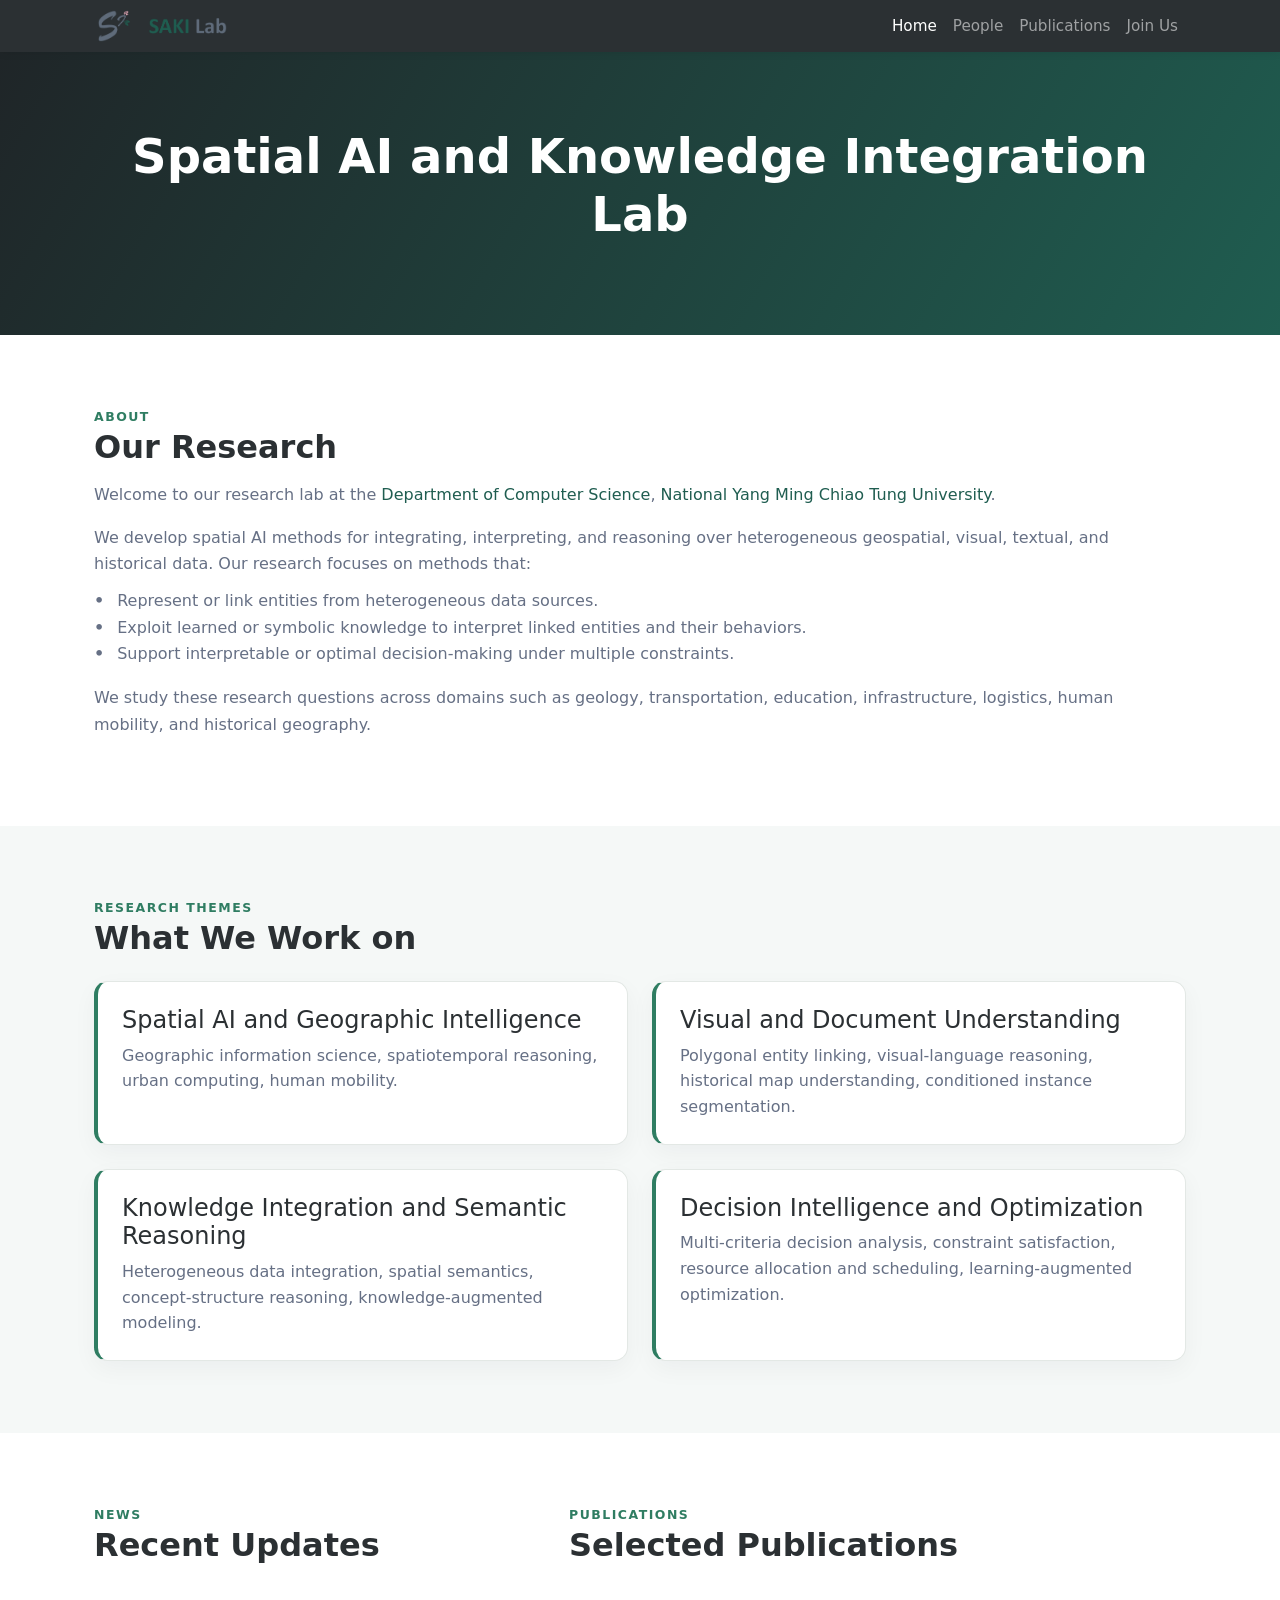
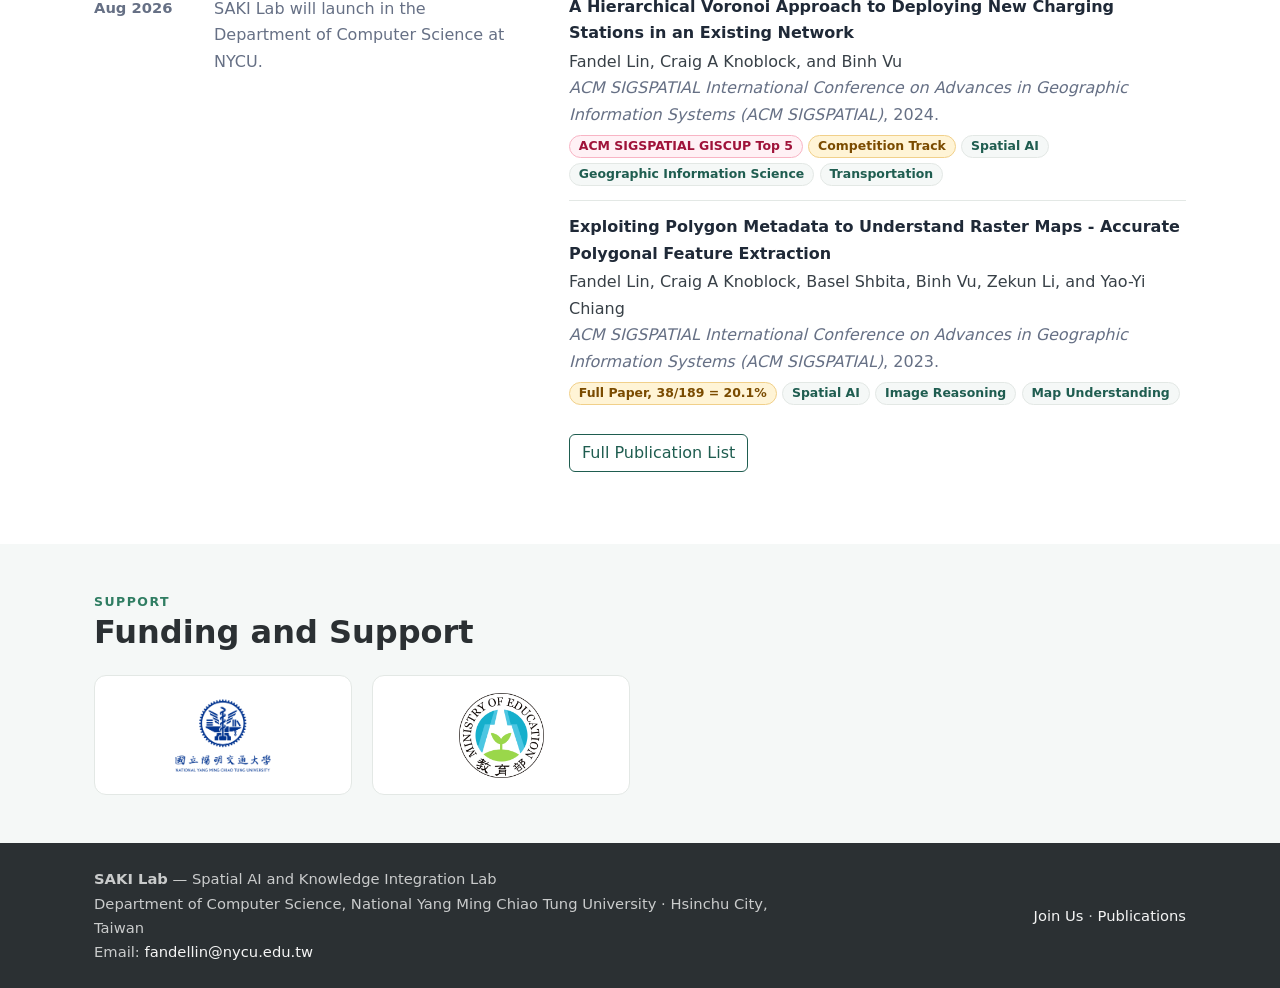
<file: index.html>
<!DOCTYPE html>
<html lang="en">
<head>
  <meta charset="utf-8" />
  <meta name="viewport" content="width=device-width, initial-scale=1, shrink-to-fit=no" />
  <meta name="description" content="Spatial AI and Knowledge Integration Lab" />
  <meta name="author" content="SAKI Lab" />
  <title>SAKI Lab</title>
  <link rel="icon" type="image/x-icon" href="assets/img/logo/saki-icon.png" />
  <link href="css/styles.css" rel="stylesheet" />
  <link href="css/lab.css" rel="stylesheet" />
</head>
<body>
<nav class="navbar navbar-expand-lg navbar-dark bg-dark fixed-top" id="mainNav">
  <div class="container px-4">
    <!--a class="navbar-brand" href="index.html">SAKI Lab</a-->
	<a class="navbar-brand lab-navbar-brand" href="index.html">
	  <span class="navbar-logo-wrap">
		<img class="navbar-logo" src="assets/img/logo/saki-icon-navbar.png" alt="SAKI Lab"
			 width="32" height="32"
			 style="height:32px !important; max-height:32px !important; width:auto !important; object-fit:contain; display:block;">
	  </span>
	</a>
    <button class="navbar-toggler" type="button" data-bs-toggle="collapse" data-bs-target="#navbarResponsive" aria-controls="navbarResponsive" aria-expanded="false" aria-label="Toggle navigation"><span class="navbar-toggler-icon"></span></button>
    <div class="collapse navbar-collapse" id="navbarResponsive">
      <ul class="navbar-nav ms-auto">
        <li class="nav-item"><a class="nav-link active" href="index.html" aria-current="page">Home</a></li>
        <li class="nav-item"><a class="nav-link" href="people.html">People</a></li>
        <li class="nav-item"><a class="nav-link" href="publications.html">Publications</a></li>
        <li class="nav-item"><a class="nav-link" href="join.html">Join Us</a></li>
      </ul>
    </div>
  </div>
</nav>
<header class="lab-hero text-center">
  <div class="container px-4">
    <h1 class="display-5 fw-bolder">Spatial AI and Knowledge Integration Lab</h1>
	<!--div class="lab-kicker mb-3"></div-->
    <!--p class="lead mt-3"></p-->
    <!--div class="mt-4">
      <a class="btn btn-outline-light btn-lg mb-2" href="join.html">Join Us</a>
    </div-->
  </div>
</header>
<section>
  <div class="container px-4">
    <div class="lab-kicker">About</div>
    <h2 class="section-title">Our Research</h2>
	<p class="section-intro">Welcome to our research lab at the <a href="https://www.cs.nycu.edu.tw/">Department of Computer Science</a>, <a href="https://www.nycu.edu.tw/nycu/en/index">National Yang Ming Chiao Tung University</a>.</p>
    <p class="section-intro">We develop spatial AI methods for integrating, interpreting, and reasoning over heterogeneous geospatial, visual, textual, and historical data. Our research focuses on methods that: </p>
	<div class="section-intro research-list-block">
    <ul class="research-list">
      <li>Represent or link entities from heterogeneous data sources.</li>
      <li>Exploit learned or symbolic knowledge to interpret linked entities and their behaviors.</li>
      <li>Support interpretable or optimal decision-making under multiple constraints.</li>
    </ul>
    </div>
	<p class="section-intro">We study these research questions across domains such as geology, transportation, education, infrastructure, logistics, human mobility, and historical geography.</p>
  </div>
</section>
<section class="section-soft">
  <div class="container px-4">
    <div class="mb-4">
      <div class="lab-kicker">Research themes</div>
      <h2 class="section-title mb-0">What We Work on</h2>
    </div>
    <div class="row gy-4">
      <div class="col-md-6 col-lg-6"><div class="lab-card theme-card"><h4>Spatial AI and Geographic Intelligence</h4><p>Geographic information science, spatiotemporal reasoning, urban computing, human mobility.</p></div></div>
      <div class="col-md-6 col-lg-6"><div class="lab-card theme-card"><h4>Visual and Document Understanding</h4><p>Polygonal entity linking, visual-language reasoning, historical map understanding, conditioned instance segmentation.</p></div></div>
      <div class="col-md-6 col-lg-6"><div class="lab-card theme-card"><h4>Knowledge Integration and Semantic Reasoning</h4><p>Heterogeneous data integration, spatial semantics, concept-structure reasoning, knowledge-augmented modeling.</p></div></div>
	  <div class="col-md-6 col-lg-6"><div class="lab-card theme-card"><h4>Decision Intelligence and Optimization</h4><p>Multi-criteria decision analysis, constraint satisfaction, resource allocation and scheduling, learning-augmented optimization.</p></div></div>
    </div>
  </div>
</section>
<section>
  <div class="container px-4">
    <div class="row gx-5 gy-4">
      <div class="col-lg-5">
        <div class="lab-kicker">News</div>
        <h2 class="section-title">Recent Updates</h2>
		<div class="news-item d-md-flex">
		  <div class="news-date">Aug 2026</div>
		  <div class="news-text">SAKI Lab will launch in the Department of Computer Science at NYCU.</div>
		</div>
        <!--div class="news-item d-md-flex"><div class="news-date">Update</div><div>.</div></div-->
      </div>
      <div class="col-lg-7">
        <div class="lab-kicker">Publications</div>
        <h2 class="section-title">Selected Publications</h2>
        <div id="selected-publication-list" data-limit="5">
          <p class="section-intro">Loading selected publications...</p>
        </div>
        <a class="btn btn-outline-lab mt-3" href="publications.html">Full Publication List</a>
      </div>
    </div>
  </div>
</section>
<section class="section-soft support-section">
  <div class="container px-4">
    <div class="lab-kicker">Support</div>
    <h2 class="section-title">Funding and Support</h2>

    <div class="support-logos">
      <a class="support-logo-card" href="https://www.nycu.edu.tw/nycu/en/index" target="_blank" rel="noopener">
        <img class="support-logo-img" src="assets/img/support/nycu-logo.jpg" alt="National Yang Ming Chiao Tung University">
      </a>

      <a class="support-logo-card" href="https://english.moe.gov.tw/mp-1.html" target="_blank" rel="noopener">
        <img class="support-logo-img" src="assets/img/support/moe-logo.jpg" alt="Ministry of Education, Taiwan">
      </a>
	  
    </div>
  </div>
</section>
<footer class="py-4 bg-dark">
  <div class="container px-4">
    <div class="row align-items-center gy-2">
      <div class="col-md-8 footer-small">
        <strong>SAKI Lab</strong> — Spatial AI and Knowledge Integration Lab<br />
        Department of Computer Science, National Yang Ming Chiao Tung University · Hsinchu City, Taiwan<br />
        Email: <a href="mailto:fandellin@nycu.edu.tw">fandellin@nycu.edu.tw</a>
      </div>
      <div class="col-md-4 text-md-end footer-small">
        <a href="join.html">Join Us</a> · <a href="publications.html">Publications</a>
      </div>
    </div>
  </div>
</footer>
<script src="https://cdn.jsdelivr.net/npm/bootstrap@5.2.3/dist/js/bootstrap.bundle.min.js"></script>
<script src="js/scripts.js"></script>
<script src="js/publications-data.js"></script>
<script src="js/publications.js"></script>
</body>
</html>
</file>
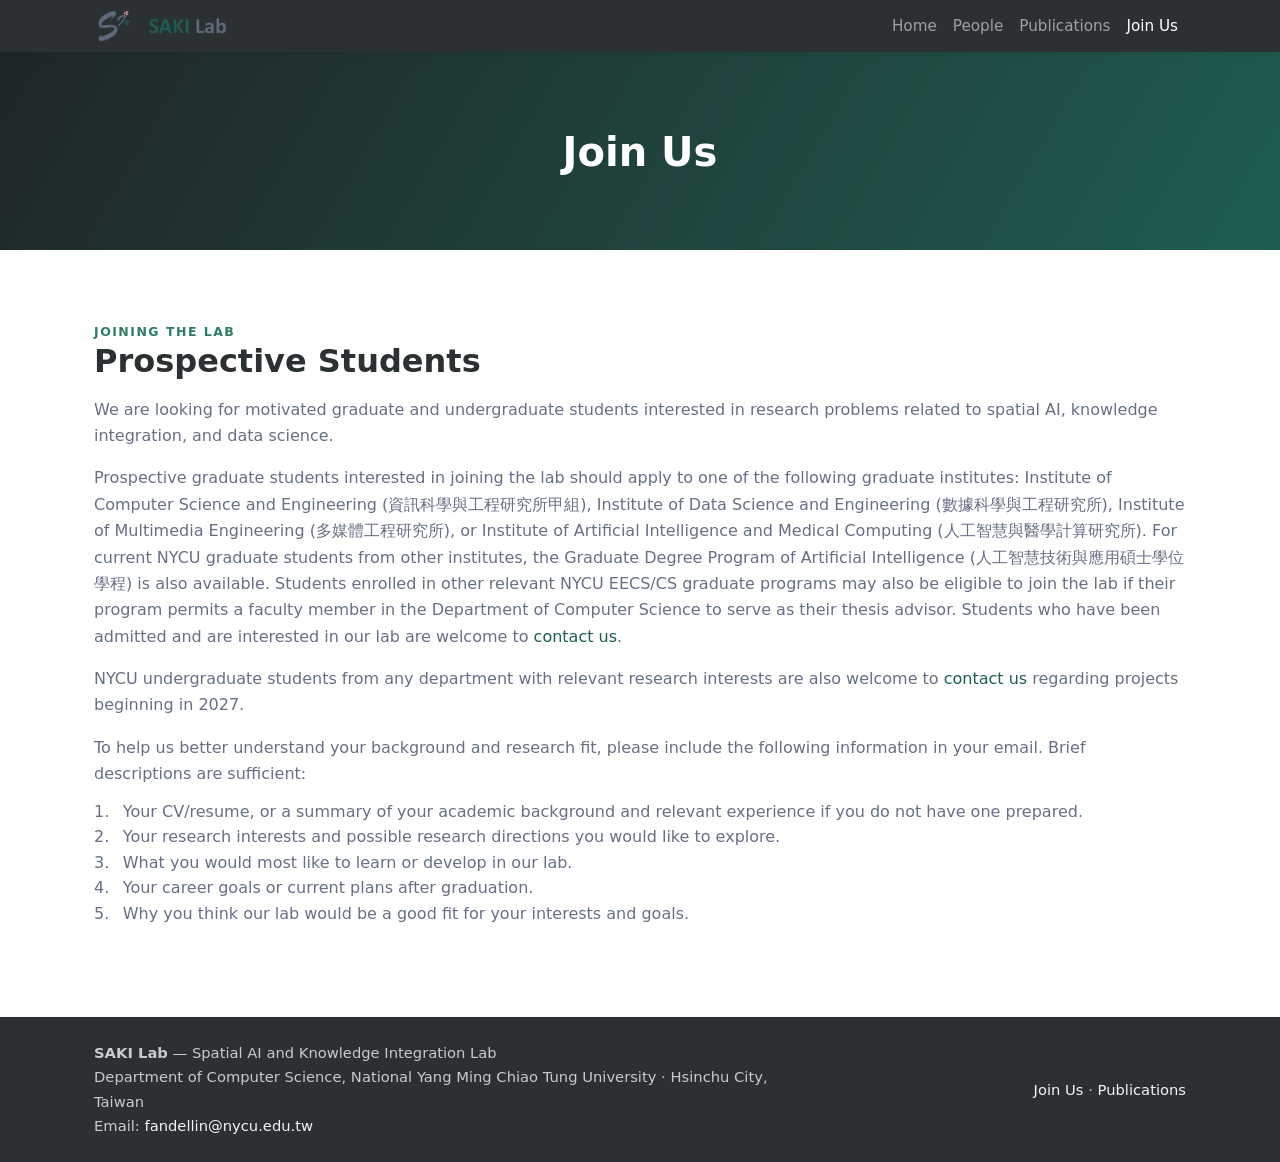
<file: join.html>
<!DOCTYPE html>
<html lang="en">
<head>
  <meta charset="utf-8" />
  <meta name="viewport" content="width=device-width, initial-scale=1, shrink-to-fit=no" />
  <meta name="description" content="Spatial AI and Knowledge Integration Lab" />
  <meta name="author" content="SAKI Lab" />
  <title>SAKI Lab | Join Us</title>
  <link rel="icon" type="image/x-icon" href="assets/img/logo/saki-icon.png" />
  <link href="css/styles.css" rel="stylesheet" />
  <link href="css/lab.css" rel="stylesheet" />
</head>
<body>
<nav class="navbar navbar-expand-lg navbar-dark bg-dark fixed-top" id="mainNav">
  <div class="container px-4">
    <a class="navbar-brand lab-navbar-brand" href="index.html">
	  <span class="navbar-logo-wrap">
		<img class="navbar-logo" src="assets/img/logo/saki-icon-navbar.png" alt="SAKI Lab"
			 width="32" height="32"
			 style="height:32px !important; max-height:32px !important; width:auto !important; object-fit:contain; display:block;">
	  </span>
	</a>
    <button class="navbar-toggler" type="button" data-bs-toggle="collapse" data-bs-target="#navbarResponsive" aria-controls="navbarResponsive" aria-expanded="false" aria-label="Toggle navigation"><span class="navbar-toggler-icon"></span></button>
    <div class="collapse navbar-collapse" id="navbarResponsive">
      <ul class="navbar-nav ms-auto">
        <li class="nav-item"><a class="nav-link" href="index.html">Home</a></li>
        <li class="nav-item"><a class="nav-link" href="people.html">People</a></li>
        <li class="nav-item"><a class="nav-link" href="publications.html">Publications</a></li>
        <li class="nav-item"><a class="nav-link active" href="join.html" aria-current="page">Join Us</a></li>
      </ul>
    </div>
  </div>
</nav>
<header class="lab-hero compact text-center"><div class="container px-4"><div class="lab-kicker mb-3"></div><h1 class="fw-bolder">Join Us</h1><p class="lead"></p></div></header>
<section><div class="container px-4">
  <div class="lab-kicker">Joining the Lab</div>
  <div class="col-lg-7"><h2 class="section-title">Prospective Students</h2><p></p></div>
  <p class="section-intro">We are looking for motivated graduate and undergraduate students interested in research problems related to spatial AI, knowledge integration, and data science. </p>
  <p class="section-intro">Prospective graduate students interested in joining the lab should apply to one of the following graduate institutes: Institute of Computer Science and Engineering (資訊科學與工程研究所甲組), Institute of Data Science and Engineering (數據科學與工程研究所), Institute of Multimedia Engineering (多媒體工程研究所), or Institute of Artificial Intelligence and Medical Computing (人工智慧與醫學計算研究所). For current NYCU graduate students from other institutes, the Graduate Degree Program of Artificial Intelligence (人工智慧技術與應用碩士學位學程) is also available. Students enrolled in other relevant NYCU EECS/CS graduate programs may also be eligible to join the lab if their program permits a faculty member in the Department of Computer Science to serve as their thesis advisor. Students who have been admitted and are interested in our lab are welcome to <a href="mailto:fandellin@nycu.edu.tw">contact us</a>. </p>
  <p class="section-intro">NYCU undergraduate students from any department with relevant research interests are also welcome to <a href="mailto:fandellin@nycu.edu.tw">contact us</a> regarding projects beginning in 2027. </p>
  <p class="section-intro">To help us better understand your background and research fit, please include the following information in your email. Brief descriptions are sufficient: </p>
  <div class="section-intro join-list-block">
  <ol class="join-list">
    <li>Your CV/resume, or a summary of your academic background and relevant experience if you do not have one prepared.</li>
    <li>Your research interests and possible research directions you would like to explore.</li>
    <li>What you would most like to learn or develop in our lab.</li>
    <li>Your career goals or current plans after graduation.</li>
	<li>Why you think our lab would be a good fit for your interests and goals.</li>
  </ol>
  </div>
</section>
<footer class="py-4 bg-dark">
  <div class="container px-4">
    <div class="row align-items-center gy-2">
      <div class="col-md-8 footer-small">
        <strong>SAKI Lab</strong> — Spatial AI and Knowledge Integration Lab<br />
        Department of Computer Science, National Yang Ming Chiao Tung University · Hsinchu City, Taiwan<br />
        Email: <a href="mailto:fandellin@nycu.edu.tw">fandellin@nycu.edu.tw</a>
      </div>
      <div class="col-md-4 text-md-end footer-small">
        <a href="join.html">Join Us</a> · <a href="publications.html">Publications</a>
      </div>
    </div>
  </div>
</footer>
<script src="https://cdn.jsdelivr.net/npm/bootstrap@5.2.3/dist/js/bootstrap.bundle.min.js"></script>
<script src="js/scripts.js"></script>
</body>
</html>
</file>
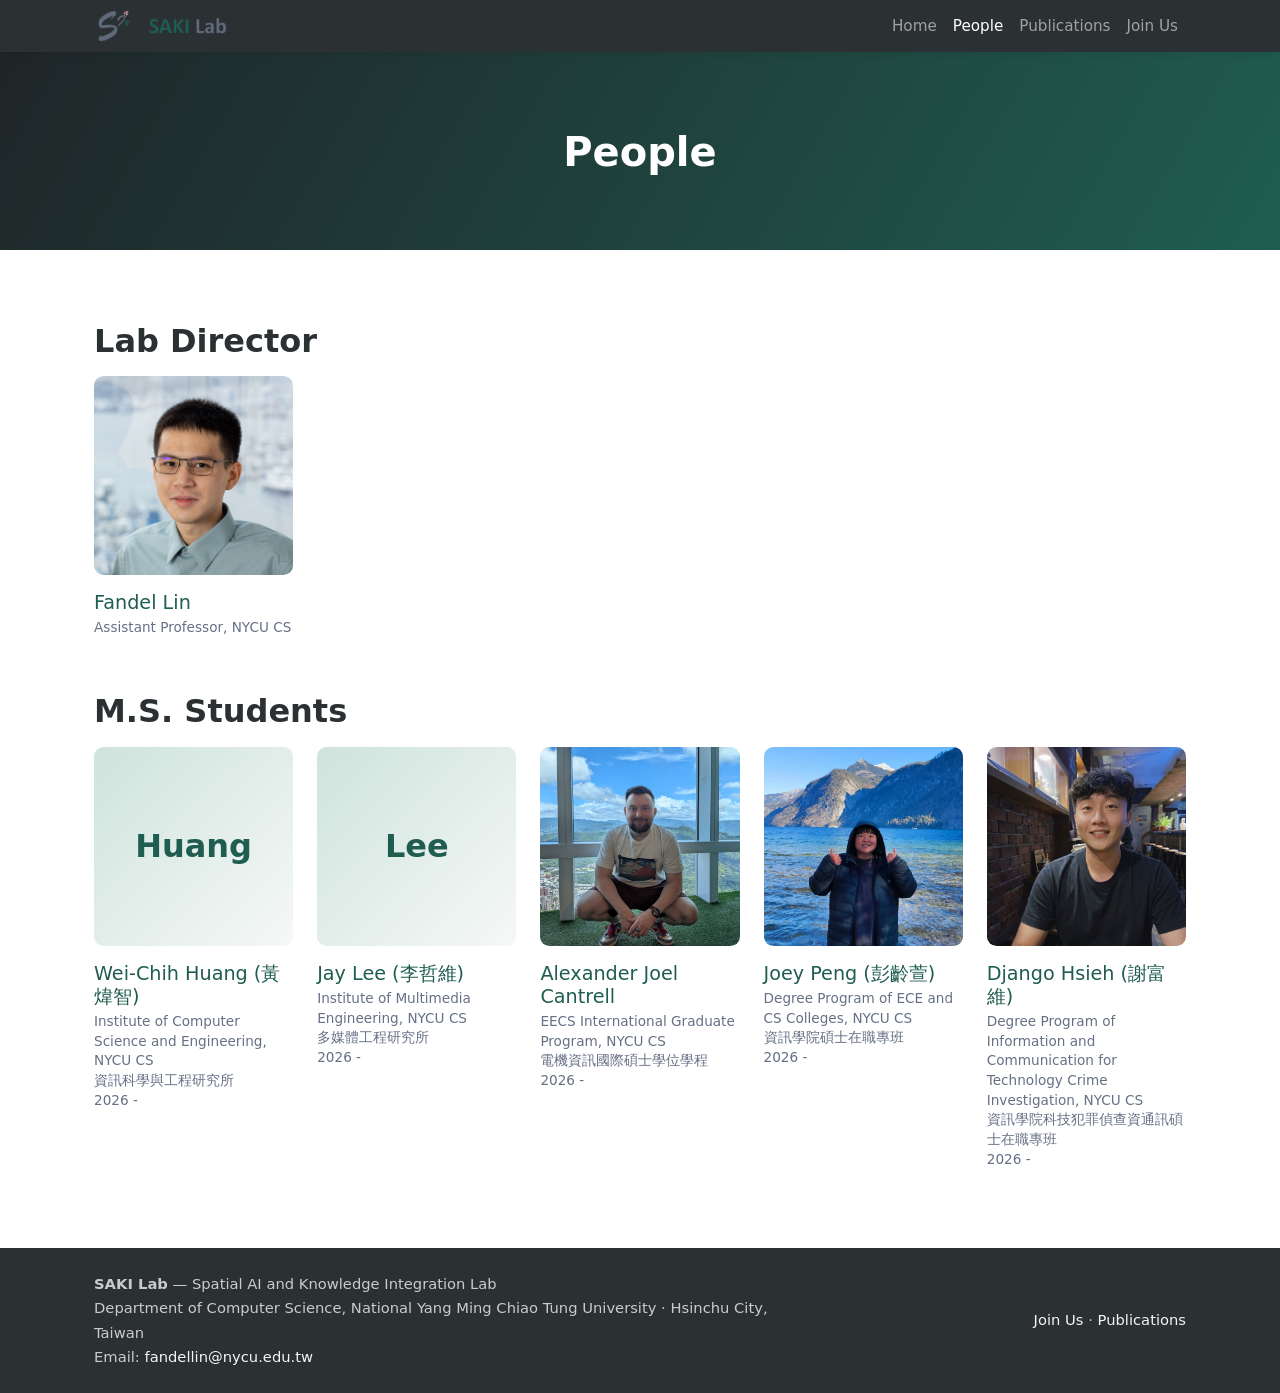
<file: people.html>
<!DOCTYPE html>
<html lang="en">
<head>
  <meta charset="utf-8" />
  <meta name="viewport" content="width=device-width, initial-scale=1, shrink-to-fit=no" />
  <meta name="description" content="Spatial AI and Knowledge Integration Lab" />
  <meta name="author" content="SAKI Lab" />
  <title>SAKI Lab | People</title>
  <link rel="icon" type="image/x-icon" href="assets/img/logo/saki-icon.png" />
  <link href="css/styles.css" rel="stylesheet" />
  <link href="css/lab.css" rel="stylesheet" />
</head>
<body>
<nav class="navbar navbar-expand-lg navbar-dark bg-dark fixed-top" id="mainNav">
  <div class="container px-4">
    <a class="navbar-brand lab-navbar-brand" href="index.html">
	  <span class="navbar-logo-wrap">
		<img class="navbar-logo" src="assets/img/logo/saki-icon-navbar.png" alt="SAKI Lab"
			 width="32" height="32"
			 style="height:32px !important; max-height:32px !important; width:auto !important; object-fit:contain; display:block;">
	  </span>
	</a>
    <button class="navbar-toggler" type="button" data-bs-toggle="collapse" data-bs-target="#navbarResponsive" aria-controls="navbarResponsive" aria-expanded="false" aria-label="Toggle navigation"><span class="navbar-toggler-icon"></span></button>
    <div class="collapse navbar-collapse" id="navbarResponsive">
      <ul class="navbar-nav ms-auto">
        <li class="nav-item"><a class="nav-link" href="index.html">Home</a></li>
        <li class="nav-item"><a class="nav-link active" href="people.html" aria-current="page">People</a></li>
        <li class="nav-item"><a class="nav-link" href="publications.html">Publications</a></li>
        <li class="nav-item"><a class="nav-link" href="join.html">Join Us</a></li>
      </ul>
    </div>
  </div>
</nav>
<header class="lab-hero compact text-center"><div class="container px-4"><div class="lab-kicker mb-3"></div><h1 class="fw-bolder">People</h1><p class="lead"></p></div></header>
<section><div class="container px-4">
  <h2 class="section-title">Lab Director</h2>
  <div class="row row-cols-1 row-cols-sm-2 row-cols-md-3 row-cols-lg-5 gy-4 mb-5">
    <!--div class="col-sm-6 col-md-4 col-lg-3"><div class="lab-card person-card"><div class="person-placeholder mb-3">FL</div><h4>Fandel Lin</h4><div class="person-role">Assistant Professor, NYCU CS</div><p></p></div></div-->
	<div class="col"><div class="lab-card person-card"><img class="person-photo mb-3" src="assets/img/people/fandel-lin.jpg" alt="Fandel Lin"><h4><a href="https://fandel-lin.github.io/">Fandel Lin</a></h4><div class="person-role">Assistant Professor, NYCU CS</div><p></p></div></div>
  </div>
  <h2 class="section-title">M.S. Students</h2>
  <div class="row row-cols-1 row-cols-sm-2 row-cols-md-3 row-cols-lg-5 gy-4">
    <div class="col"><div class="lab-card person-card"><div class="person-placeholder mb-3">Huang</div><h4><a href="https://www.linkedin.com/in/wei-chih-huang-43a3b317b">Wei-Chih Huang (黃煒智)</a></h4><div class="person-role">Institute of Computer Science and Engineering, NYCU CS<br>資訊科學與工程研究所<br>2026 - </div><p></p></div></div>
    <div class="col"><div class="lab-card person-card"><div class="person-placeholder mb-3">Lee</div><h4><a href="#">Jay Lee (李哲維)</a></h4><div class="person-role">Institute of Multimedia Engineering, NYCU CS<br>多媒體工程研究所<br>2026 - </div><p></p></div></div>
    <div class="col"><div class="lab-card person-card"><img class="person-photo mb-3" src="assets/img/people/Alexander-Joel-Cantrell.jpg" alt="Alexander Joel Cantrell"><h4><a href="https://www.linkedin.com/in/alexander-cantrell/">Alexander Joel Cantrell</a></h4><div class="person-role">EECS International Graduate Program, NYCU CS<br>電機資訊國際碩士學位學程<br>2026 - </div><p></p></div></div>
	<div class="col"><div class="lab-card person-card"><img class="person-photo mb-3" src="assets/img/people/Joey-Peng.jpg" alt="Joey Peng"><h4><a href="https://www.linkedin.com/in/lingxuan0618/">Joey Peng (彭齡萱)</a></h4><div class="person-role">Degree Program of ECE and CS Colleges, NYCU CS<br>資訊學院碩士在職專班<br>2026 - </div><p></p></div></div>
	<div class="col"><div class="lab-card person-card"><img class="person-photo mb-3" src="assets/img/people/Django-Hsieh.jpg" alt="Django Hsieh"><h4><a href="https://www.linkedin.com/in/djangohsieh">Django Hsieh (謝富維)</a></h4><div class="person-role">Degree Program of Information and Communication for Technology Crime Investigation, NYCU CS<br>資訊學院科技犯罪偵查資通訊碩士在職專班<br>2026 - </div><p></p></div></div>
	
	<!--
    <div class="col-sm-6 col-md-4 col-lg-3"><div class="lab-card person-card"><div class="person-placeholder mb-3"><a href="join.html">?</a></div><h4>( • ̀ω•́ )</h4><div class="person-role">Ph.D. Student</div><p></p></div></div>
    <div class="col-sm-6 col-md-4 col-lg-3"><div class="lab-card person-card"><div class="person-placeholder mb-3"><a href="join.html">?</a></div><h4>d(`･∀･)b</h4><div class="person-role">M.S. Stsudent</div><p></p></div></div>
    <div class="col-sm-6 col-md-4 col-lg-3"><div class="lab-card person-card"><div class="person-placeholder mb-3"><a href="join.html">?</a></div><h4>(ﾉ>ω<)ﾉ</h4><div class="person-role">Undergraduate Student</div><p></p></div></div>
	-->
  </div>
</div></section>
<footer class="py-4 bg-dark">
  <div class="container px-4">
    <div class="row align-items-center gy-2">
      <div class="col-md-8 footer-small">
        <strong>SAKI Lab</strong> — Spatial AI and Knowledge Integration Lab<br />
        Department of Computer Science, National Yang Ming Chiao Tung University · Hsinchu City, Taiwan<br />
        Email: <a href="mailto:fandellin@nycu.edu.tw">fandellin@nycu.edu.tw</a>
      </div>
      <div class="col-md-4 text-md-end footer-small">
        <a href="join.html">Join Us</a> · <a href="publications.html">Publications</a>
      </div>
    </div>
  </div>
</footer>
<script src="https://cdn.jsdelivr.net/npm/bootstrap@5.2.3/dist/js/bootstrap.bundle.min.js"></script>
<script src="js/scripts.js"></script>
</body>
</html>
</file>
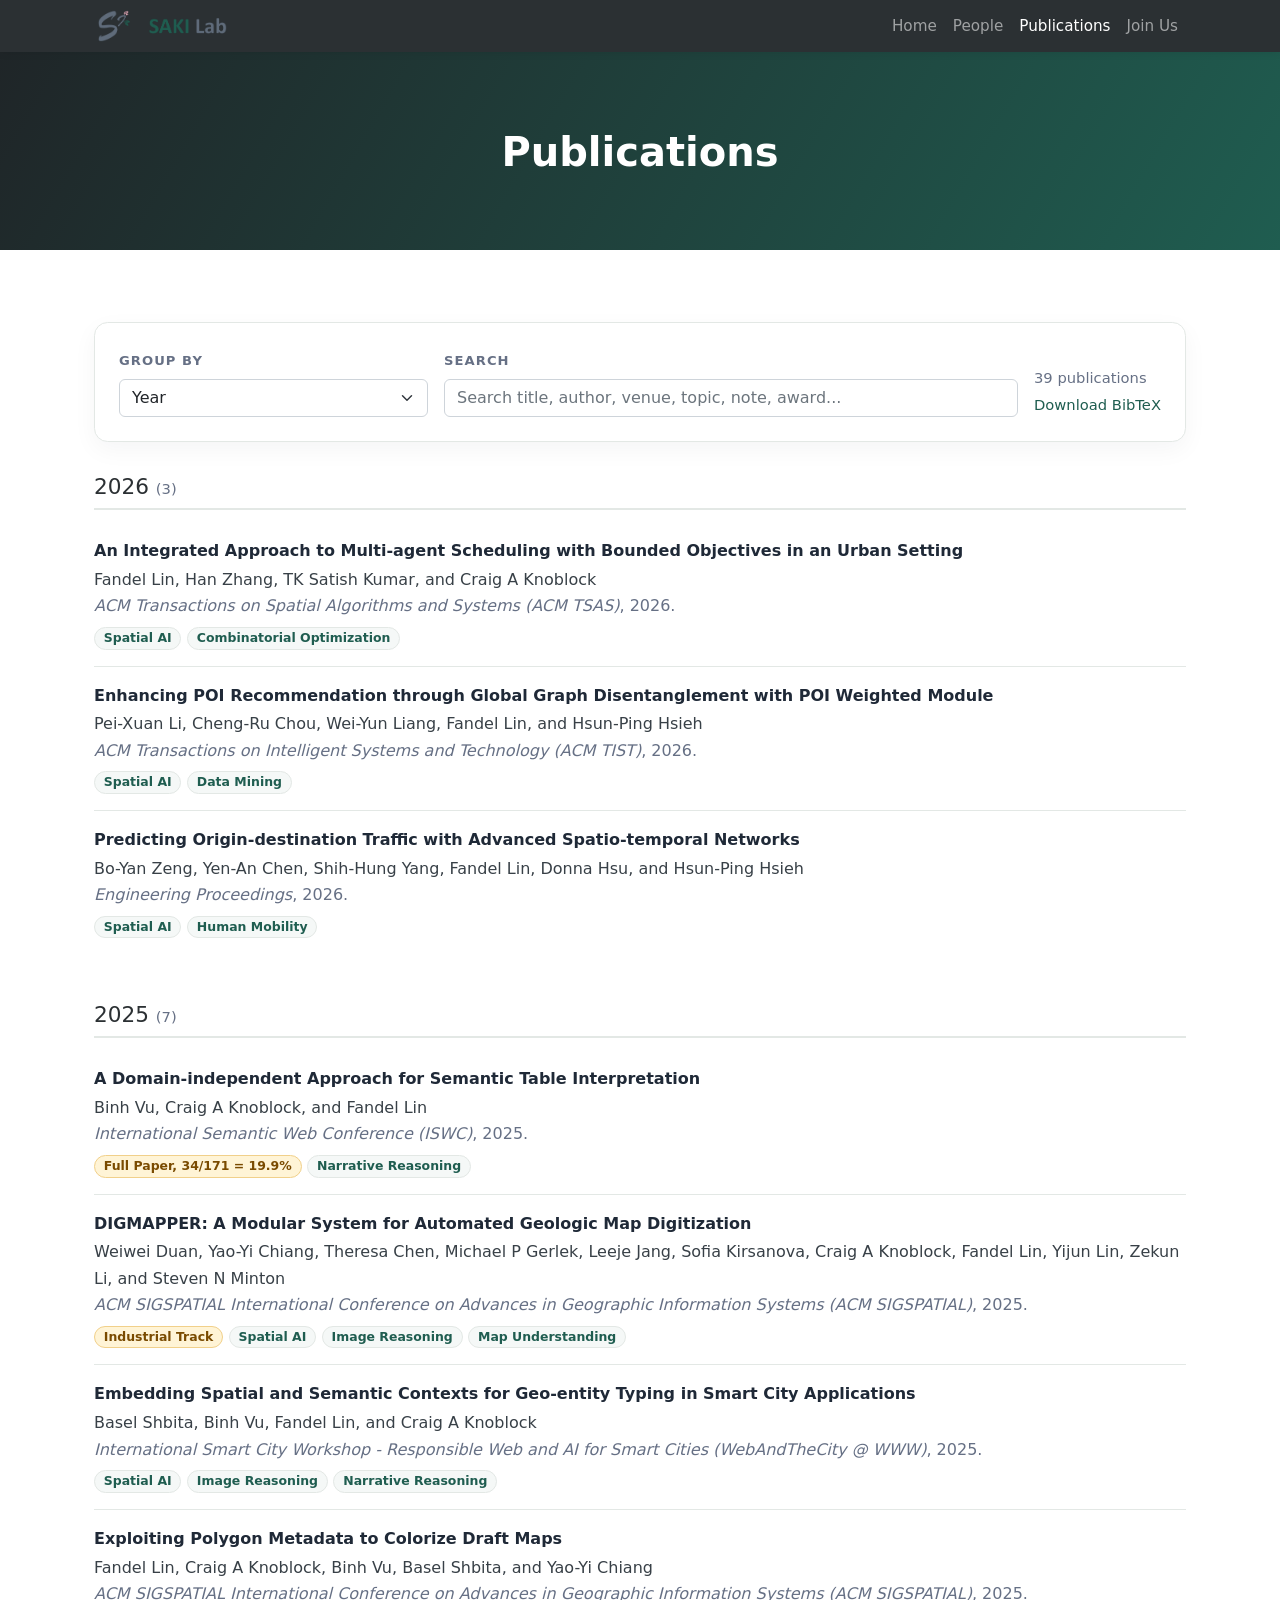
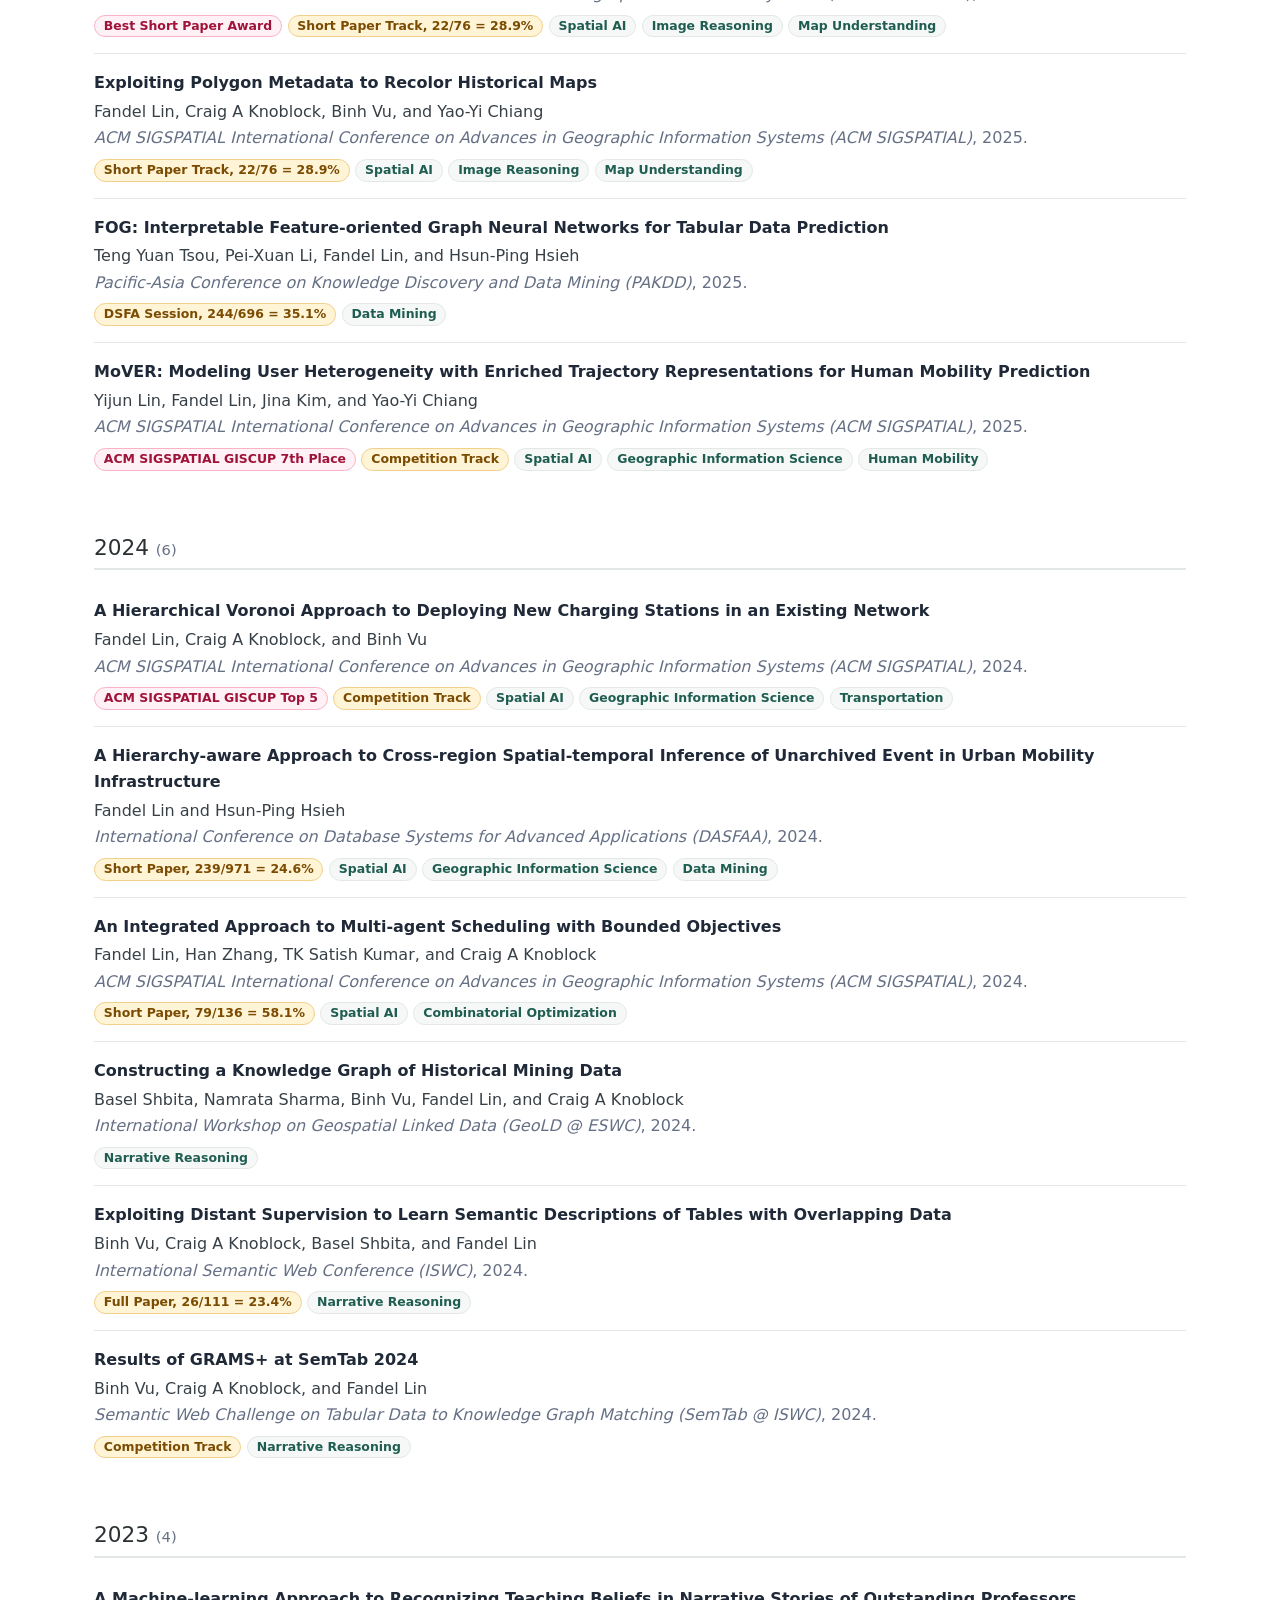
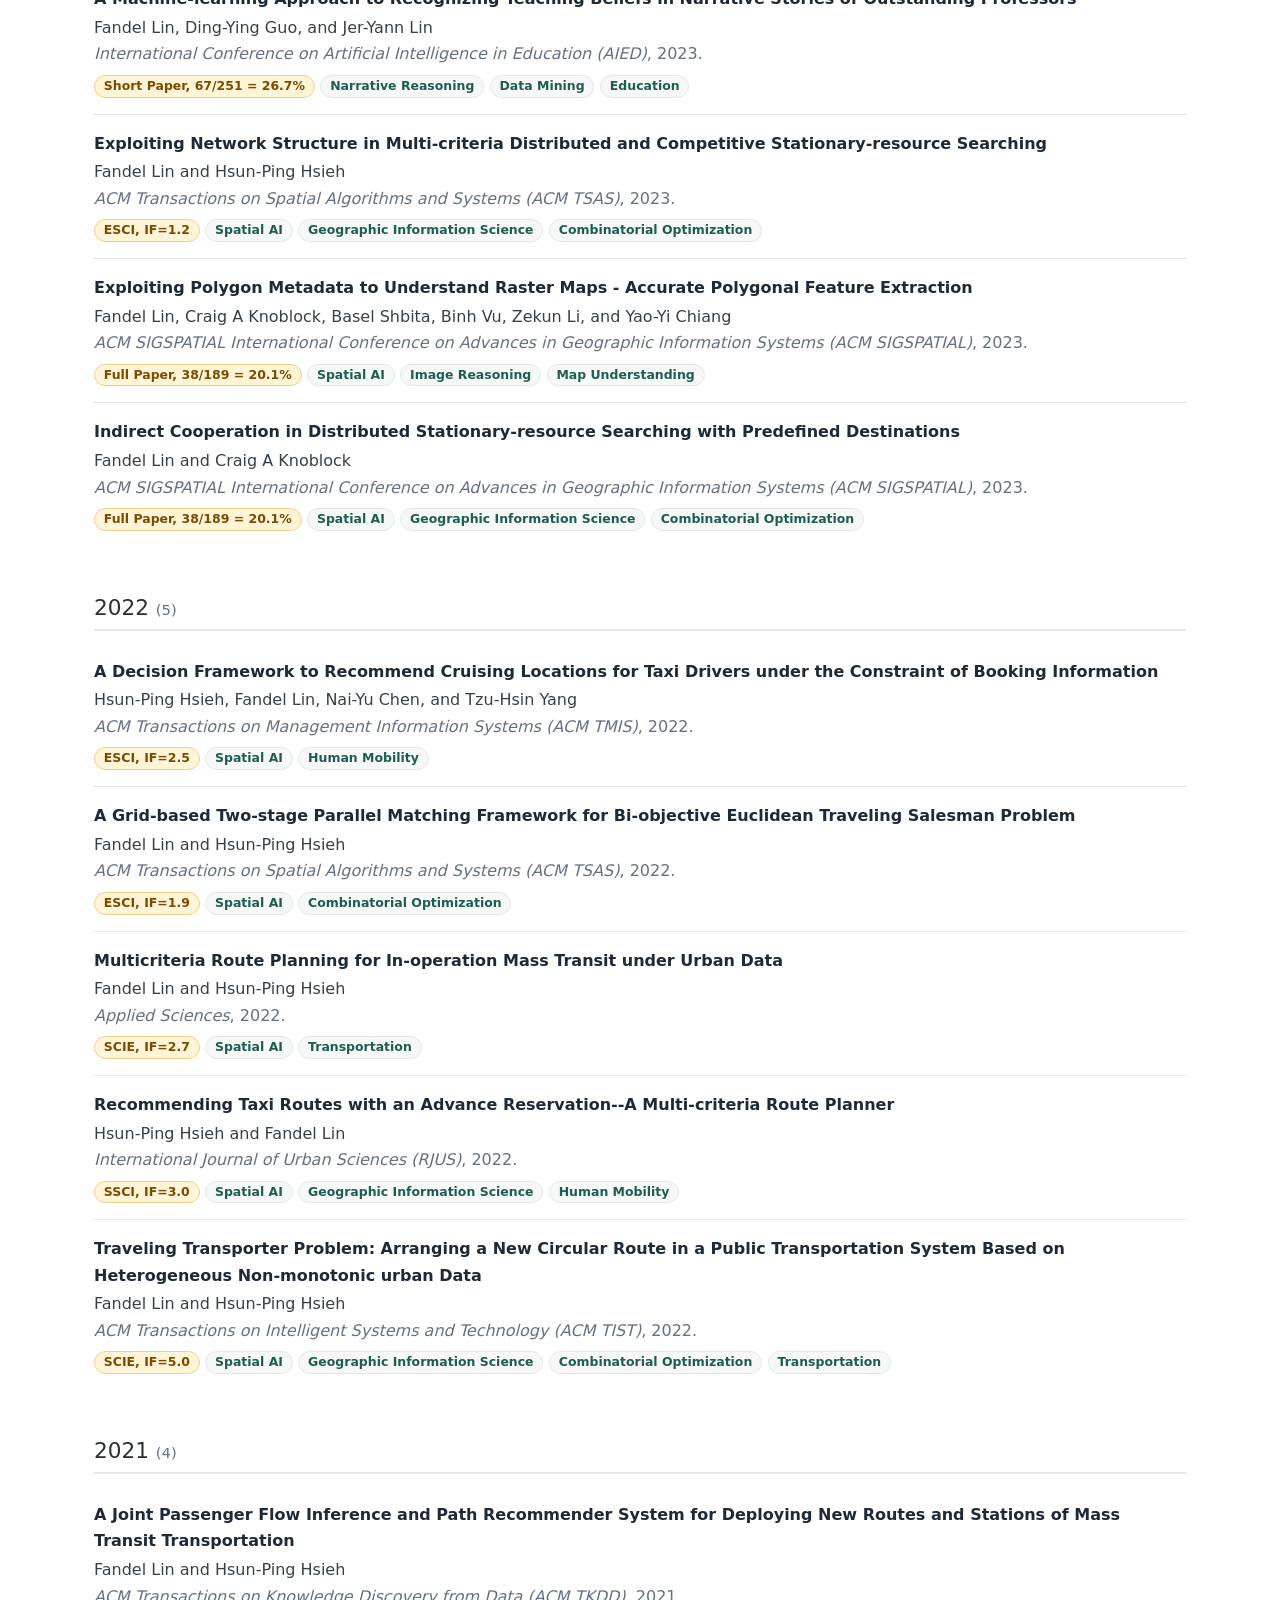
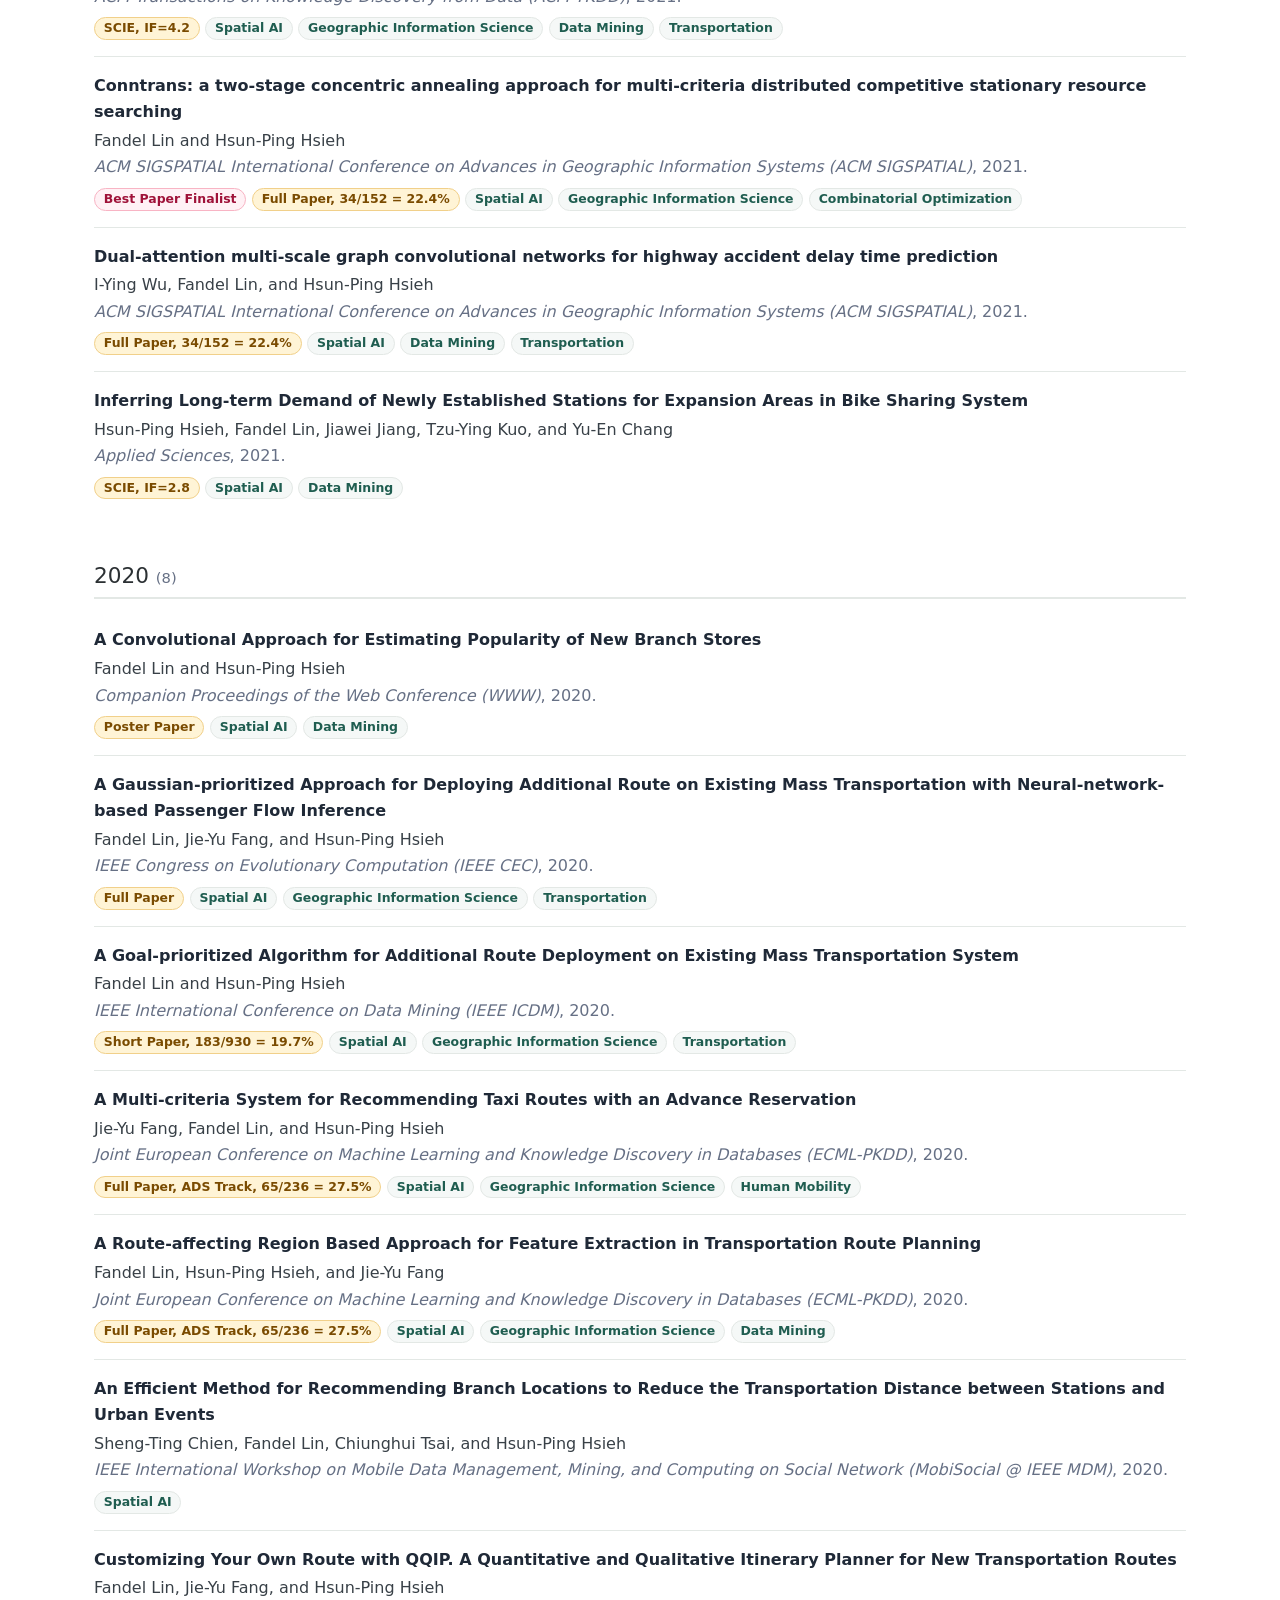
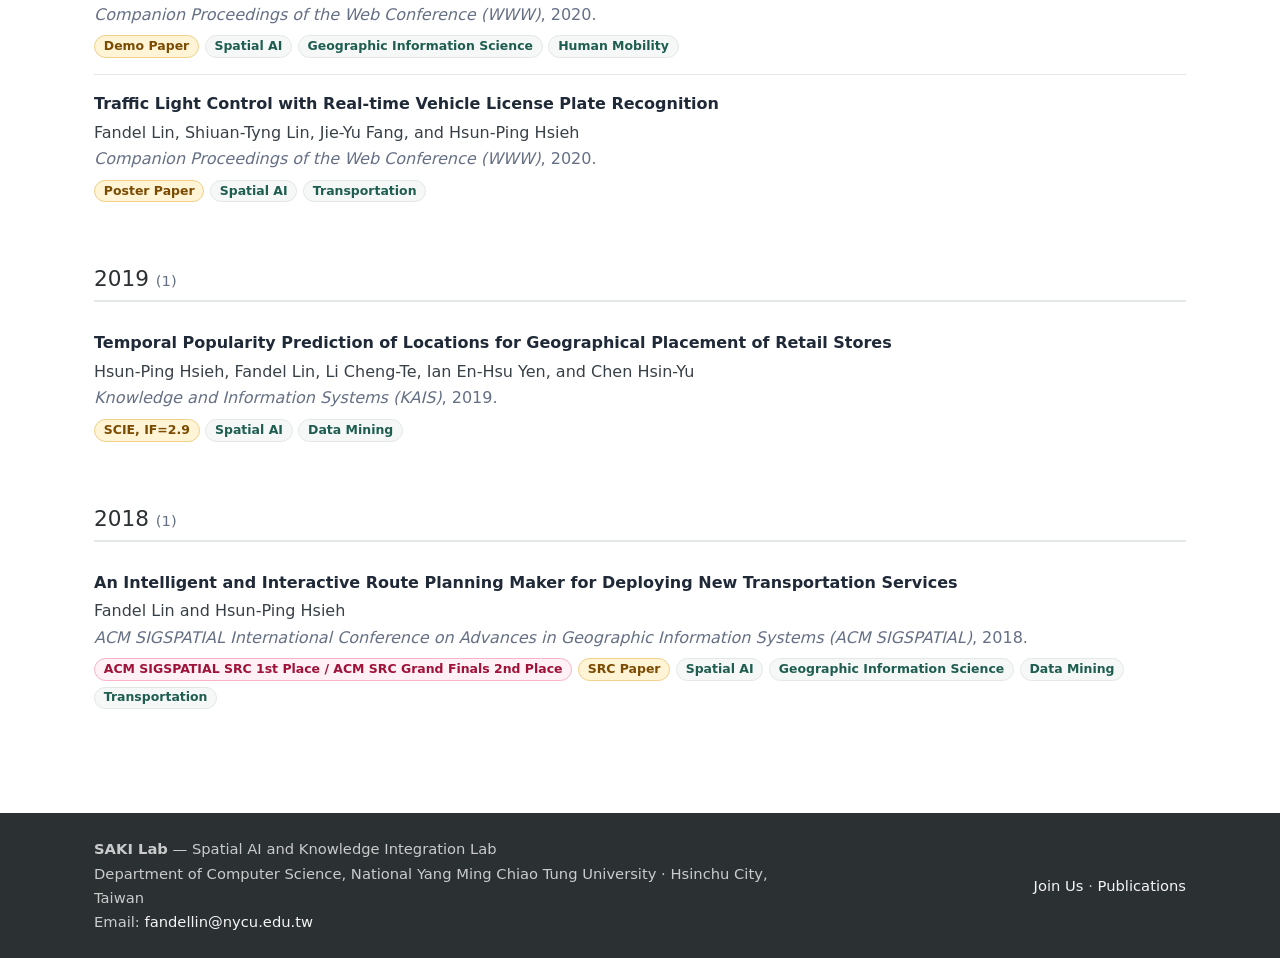
<file: publications.html>
<!DOCTYPE html>
<html lang="en">
<head>
  <meta charset="utf-8" />
  <meta name="viewport" content="width=device-width, initial-scale=1, shrink-to-fit=no" />
  <meta name="description" content="Spatial AI and Knowledge Integration Lab" />
  <meta name="author" content="SAKI Lab" />
  <title>SAKI Lab | Publications</title>
  <link rel="icon" type="image/x-icon" href="assets/img/logo/saki-icon.png" />
  <link href="css/styles.css" rel="stylesheet" />
  <link href="css/lab.css" rel="stylesheet" />
</head>
<body>
<nav class="navbar navbar-expand-lg navbar-dark bg-dark fixed-top" id="mainNav">
  <div class="container px-4">
    <a class="navbar-brand lab-navbar-brand" href="index.html">
	  <span class="navbar-logo-wrap">
		<img class="navbar-logo" src="assets/img/logo/saki-icon-navbar.png" alt="SAKI Lab"
			 width="32" height="32"
			 style="height:32px !important; max-height:32px !important; width:auto !important; object-fit:contain; display:block;">
	  </span>
	</a>
    <button class="navbar-toggler" type="button" data-bs-toggle="collapse" data-bs-target="#navbarResponsive" aria-controls="navbarResponsive" aria-expanded="false" aria-label="Toggle navigation"><span class="navbar-toggler-icon"></span></button>
    <div class="collapse navbar-collapse" id="navbarResponsive">
      <ul class="navbar-nav ms-auto">
        <li class="nav-item"><a class="nav-link" href="index.html">Home</a></li>
        <li class="nav-item"><a class="nav-link" href="people.html">People</a></li>
        <li class="nav-item"><a class="nav-link active" href="publications.html" aria-current="page">Publications</a></li>
        <li class="nav-item"><a class="nav-link" href="join.html">Join Us</a></li>
      </ul>
    </div>
  </div>
</nav>
<header class="lab-hero compact text-center"><div class="container px-4"><div class="lab-kicker mb-3"></div><h1 class="fw-bolder">Publications</h1><p class="lead"></p></div></header>
<section>
  <div class="container px-4">
    <!--div class="lab-kicker">Publication list</div-->
    <!--h2 class="section-title">Publications</h2-->
    <!--p class="section-intro">The list below is rendered from the BibTeX file. You can group it by year, topic, publication type, venue, or first author. Labels show topics, notes, and awards when available.</p-->
    <div class="publication-toolbar lab-card mb-4">
      <div>
        <label for="publication-group-by" class="form-label">Group by</label>
        <select id="publication-group-by" class="form-select">
          <option value="year" selected>Year</option>
          <option value="topic">Topic</option>
          <option value="type">Publication type</option>
          <option value="venue">Venue</option>
          <option value="author">First author</option>
          <option value="all">No grouping</option>
        </select>
      </div>
      <div>
        <label for="publication-search" class="form-label">Search</label>
        <input id="publication-search" class="form-control" type="search" placeholder="Search title, author, venue, topic, note, award..." />
      </div>
      <div class="publication-count-wrap">
        <span id="publication-count">Loading publications...</span>
        <a href="files/publications.bib">Download BibTeX</a>
      </div>
    </div>
    <div id="publication-list" class="publication-list">
      <p class="section-intro">Loading publications...</p>
    </div>
  </div>
</section>
<footer class="py-4 bg-dark">
  <div class="container px-4">
    <div class="row align-items-center gy-2">
      <div class="col-md-8 footer-small">
        <strong>SAKI Lab</strong> — Spatial AI and Knowledge Integration Lab<br />
        Department of Computer Science, National Yang Ming Chiao Tung University · Hsinchu City, Taiwan<br />
        Email: <a href="mailto:fandellin@nycu.edu.tw">fandellin@nycu.edu.tw</a>
      </div>
      <div class="col-md-4 text-md-end footer-small">
        <a href="join.html">Join Us</a> · <a href="publications.html">Publications</a>
      </div>
    </div>
  </div>
</footer>
<script src="https://cdn.jsdelivr.net/npm/bootstrap@5.2.3/dist/js/bootstrap.bundle.min.js"></script>
<script src="js/scripts.js"></script>
<script src="js/publications-data.js"></script>
<script src="js/publications.js"></script>
</body>
</html>
</file>
<file: css/lab.css>
/* SAKI Lab custom layer
   Built on Start Bootstrap Scrolling Nav (MIT License).
   Keep edits here when possible, instead of editing Bootstrap's compiled CSS. */
:root {
  --lab-primary: #1f5d50;
  --lab-primary-dark: #2b3033;
  --lab-primary-deep: #1f2427;
  --lab-accent: #2f7d62;
  --lab-accent-light: #cfe3dc;
  --lab-muted: #667085;
  --lab-charcoal: #2b3033;
  --lab-bg-soft: #f5f8f7;
  --lab-border: #e3e8e5;

  /* Navbar sizing knobs — change these two values to retune the bar.
     The bar height ends up as roughly: logo height + 2 * padding-y. */
  --lab-navbar-logo-h: 32px;   /* height of the brand logo image    */
  --lab-navbar-pad-y: 0.5rem;  /* vertical padding above/below the bar */

  /* Override Bootstrap defaults so accidental primary/link usage does not revert to blue. */
  --bs-primary: #1f5d50;
  --bs-primary-rgb: 31, 93, 80;
  --bs-link-color: #1f5d50;
  --bs-link-hover-color: #2f7d62;
  --bs-dark: #2b3033;
  --bs-dark-rgb: 43, 48, 51;
}

html { scroll-padding-top: 3.75rem; }
body {
  color: #222;
  background: #fff;
  line-height: 1.65;
}

/* ============================================================
   NAVBAR  (single source of truth — all navbar rules live here)

   The brand logo PNG (saki-icon-navbar.png) is ~700px tall at
   its native size. If the IMAGE is not clamped, it inflates the
   fixed-top navbar and the bar ends up overlapping the page
   content below it.

   Strategy:
   - Pin the logo image to a small fixed height (--lab-navbar-logo-h).
   - Let the bar size itself from that image + a little padding.
   - Do NOT set a hard navbar height + overflow:hidden, because
     that clips the expanded mobile (toggled) menu.
   ============================================================ */
#mainNav {
  background-color: var(--lab-charcoal) !important; /* beats Bootstrap's .bg-dark !important */
  box-shadow: 0 1px 8px rgba(0, 0, 0, 0.08);
  padding-top: var(--lab-navbar-pad-y);
  padding-bottom: var(--lab-navbar-pad-y);
}

/* Brand: logo image + wordmark on one centered line */
#mainNav .navbar-brand {
  display: inline-flex;
  align-items: center;
  gap: 0.5rem;
  margin-right: 1rem;
  padding: 0;
  font-weight: 700;
  letter-spacing: 0.02em;
  line-height: 1;
}

/* Wrapper holds the image at exactly the logo height */
#mainNav .navbar-logo-wrap {
  display: inline-flex;
  align-items: center;
  height: var(--lab-navbar-logo-h);
  line-height: 0;
  flex: 0 0 auto;
}

/* THE KEY RULE — clamp the oversized source image.
   Broad selectors + !important so neither the image's native
   700px height nor any stray Bootstrap img rule can override it. */
#mainNav .navbar-logo,
#mainNav .navbar-brand img,
img[src*="saki-icon-navbar"] {
  display: block;
  height: var(--lab-navbar-logo-h) !important;
  max-height: var(--lab-navbar-logo-h) !important;
  width: auto !important;
  max-width: 180px;
  object-fit: contain;
}

#mainNav .navbar-brand-text {
  display: inline-block;
  color: #fff;
  line-height: 1;
  white-space: nowrap;
}

/* Nav links */
#mainNav .nav-link {
  font-size: 0.95rem;
  padding-top: 0.35rem;
  padding-bottom: 0.35rem;
}
#mainNav .nav-link.active,
#mainNav .nav-link:hover,
#mainNav .nav-link:focus {
  color: #fff;
}

#mainNav .navbar-toggler {
  margin-left: auto;
  padding: 0.2rem 0.5rem;
}

/* Trim the logo cap a little on very small screens */
@media (max-width: 420px) {
  #mainNav .navbar-logo,
  #mainNav .navbar-brand img,
  img[src*="saki-icon-navbar"] {
    max-width: 140px;
  }
}
/* ===================== end NAVBAR ===================== */

.lab-hero {
  background: linear-gradient(120deg, var(--lab-primary-deep), var(--lab-primary));
  color: #fff;
  padding: 8rem 0 5.25rem;
}
.lab-hero.compact {
  padding: 7rem 0 3.6rem;
}
.lab-hero .lead {
  max-width: 850px;
  margin-left: auto;
  margin-right: auto;
  opacity: 0.95;
}
.lab-kicker {
  text-transform: uppercase;
  letter-spacing: 0.12em;
  font-weight: 700;
  font-size: 0.78rem;
  color: var(--lab-accent);
}
.lab-hero .lab-kicker { color: #cfe3dc; }

section { padding: 4.5rem 0; }
.section-soft { background: var(--lab-bg-soft); }
.section-title {
  font-weight: 700;
  color: var(--lab-primary-dark);
  margin-bottom: 1rem;
}
.section-intro {
  color: var(--lab-muted);
  max-width: 100%;
}

.join-list-block {
  margin-top: -0.25rem;
  margin-bottom: 1.25rem;
}

.join-list {
  list-style: none;
  counter-reset: join-list;
  margin: 0;
  padding: 0;
  line-height: 1.45;
}

.join-list li {
  list-style: none;
  counter-increment: join-list;
  display: grid;
  grid-template-columns: 1.6rem minmax(0, 1fr);
  column-gap: 0.2rem;
  margin-bottom: 0.15rem;
}

.join-list li::before {
  content: counter(join-list) ".";
  color: var(--lab-muted);
}

.research-list-block {
  margin-top: -0.25rem;
  margin-bottom: 1.25rem;
}

.research-list {
  list-style: none;
  margin: 0;
  padding: 0;
  line-height: 1.45;
}

.research-list li {
  display: grid;
  grid-template-columns: 1.1rem minmax(0, 1fr);
  column-gap: 0.35rem;
  margin-bottom: 0.2rem;
}

.research-list li::before {
  content: "•";
  color: var(--lab-muted);
  font-weight: 700;
}

.support-section {
  padding-top: 3rem;
  padding-bottom: 3rem;
}

.support-logos {
  display: grid;
  grid-template-columns: repeat(4, minmax(0, 1fr));
  gap: 1.25rem;
  width: 100%;
  margin-top: 1.5rem;
}

.support-logo-card {
  width: 100%;
  height: 120px;
  padding: 1rem;
  border: 1px solid var(--lab-border);
  border-radius: 0.75rem;
  background: #fff;
  display: flex;
  align-items: center;
  justify-content: center;
  overflow: hidden;
}

.support-logo-img {
  display: block;
  height: 85px !important;
  width: auto !important;
  max-width: 92%;
  object-fit: contain;
}

/* 3 per row */
@media (max-width: 991.98px) {
  .support-logos {
    grid-template-columns: repeat(3, minmax(0, 1fr));
  }
}

/* 2 per row */
@media (max-width: 767.98px) {
  .support-logos {
    grid-template-columns: repeat(2, minmax(0, 1fr));
  }
}

/* 1 per row */
@media (max-width: 420px) {
  .support-logos {
    grid-template-columns: 1fr;
  }

  .support-logo-card {
    height: 112px;
  }

  .support-logo-img {
    height: 72px !important;
  }
}

.person-photo {
  width: 100%;
  aspect-ratio: 1 / 1;
  object-fit: cover;
  border-radius: 0.65rem;
  background: #dfeae6;
  display: block;
}

.lab-card {
  border: 1px solid var(--lab-border);
  border-radius: 0.85rem;
  background: #fff;
  padding: 1.5rem;
  height: 100%;
  box-shadow: 0 8px 24px rgba(15, 23, 42, 0.045);
}
.lab-card h3,
.lab-card h4,
.lab-card h5 {
  color: var(--lab-primary-dark);
}
.lab-card p:last-child { margin-bottom: 0; }

.person-card {
  border: 0;
  border-radius: 0;
  background: transparent;
  padding: 0;
  box-shadow: none;
}

.person-card h4 {
  font-size: 1.2rem;
  margin-bottom: 0.25rem;
}

.theme-card {
  border-left: 4px solid var(--lab-accent);
}

.theme-card p {
  color: var(--lab-muted);
  line-height: 1.6;
  margin-bottom: 0;
}

.news-item,
.pub-item {
  border-bottom: 1px solid var(--lab-border);
  padding: 1rem 0;
}

.news-item:last-child,
.pub-item:last-child {
  border-bottom: none;
}

.news-date {
  min-width: 7.5rem;
  color: var(--lab-muted);
  font-size: 0.92rem;
  font-weight: 600;
}

.news-text {
  color: var(--lab-muted);
  line-height: 1.65;
}

.pub-title {
  font-weight: 650;
  color: #1f2937;
}

.pub-meta {
  color: var(--lab-muted);
}

.person-card img,
.person-placeholder {
  width: 100%;
  aspect-ratio: 1 / 1;
  object-fit: cover;
  border-radius: 0.6rem;
  background: linear-gradient(135deg, #cfe3dc, #f5f8f7);
  display: flex;
  align-items: center;
  justify-content: center;
  color: var(--lab-primary);
  font-weight: 700;
  font-size: 2rem;
}
.person-role {
  color: var(--lab-muted);
  font-size: 0.85rem;
  line-height: 1.45;
  margin-bottom: 0.4rem;
}

.btn-lab {
  background: var(--lab-primary);
  border-color: var(--lab-primary);
  color: #fff;
}
.btn-lab:hover {
  background: var(--lab-primary-dark);
  border-color: var(--lab-primary-dark);
  color: #fff;
}
.btn-outline-lab {
  border-color: var(--lab-primary);
  color: var(--lab-primary);
}
.btn-outline-lab:hover {
  background: var(--lab-primary);
  color: #fff;
}

footer {
  background: var(--lab-charcoal) !important;
}
.footer-small {
  color: rgba(255,255,255,0.75);
  font-size: 0.92rem;
}
.footer-small a { color: rgba(255,255,255,0.95); }

@media (max-width: 767.98px) {
  .lab-hero { padding: 7rem 0 4rem; }
  .lab-hero h1 { font-size: 2.1rem; }
  section { padding: 3.25rem 0; }
  .news-date { min-width: auto; margin-bottom: 0.25rem; }
}

.pub-links {
  color: var(--lab-muted);
  font-size: 0.92rem;
  margin-top: 0.25rem;
}
.pub-links a,
.lab-card a,
section a,
.footer-small a {
  color: var(--lab-primary);
  text-decoration-color: transparent;
  text-underline-offset: 0.18em;
  transition: color 0.16s ease, text-decoration-color 0.16s ease, background-color 0.16s ease;
}
.pub-links a:hover,
.lab-card a:hover,
section a:hover,
.footer-small a:hover {
  color: var(--lab-accent);
  text-decoration-color: var(--lab-accent-light);
}
.pub-title-link {
  color: #1f2937 !important;
  text-decoration: none;
  text-decoration-thickness: 0.12em;
  text-underline-offset: 0.18em;
  transition: color 0.16s ease, text-decoration-color 0.16s ease, background-color 0.16s ease;
}
.pub-title-link:hover,
.pub-title-link:focus {
  color: var(--lab-accent) !important;
  text-decoration: underline;
  text-decoration-color: var(--lab-accent-light);
}
.navbar .nav-link,
.navbar-brand,
.btn,
.btn-lab,
.btn-outline-lab {
  transition: color 0.16s ease, background-color 0.16s ease, border-color 0.16s ease, box-shadow 0.16s ease;
}
.btn-lab:hover,
.btn-outline-lab:hover {
  box-shadow: 0 0.3rem 1rem rgba(47, 125, 98, 0.18);
}
code {
  color: var(--lab-charcoal);
  background: var(--lab-bg-soft);
  border: 1px solid var(--lab-border);
  border-radius: 0.35rem;
  padding: 0.1rem 0.35rem;
}

/* Publication page */
.publication-toolbar {
  display: grid;
  grid-template-columns: minmax(180px, 0.7fr) minmax(240px, 1.3fr) auto;
  gap: 1rem;
  align-items: end;
  height: auto;
}
.publication-toolbar .form-label {
  color: var(--lab-muted);
  font-size: 0.82rem;
  font-weight: 700;
  text-transform: uppercase;
  letter-spacing: 0.08em;
}
.publication-count-wrap {
  display: flex;
  flex-direction: column;
  gap: 0.2rem;
  font-size: 0.92rem;
  color: var(--lab-muted);
}
.pub-group {
  padding: 0 0 1rem;
}
.pub-group h3 {
  color: var(--lab-primary-dark);
  font-size: 1.35rem;
  margin: 2rem 0 0.75rem;
  padding-bottom: 0.5rem;
  border-bottom: 2px solid var(--lab-border);
}
.pub-group h3 span {
  color: var(--lab-muted);
  font-size: 0.92rem;
  font-weight: 500;
}
.pub-authors {
  color: #384047;
  margin-top: 0.15rem;
}
.pub-label-line {
  display: flex;
  flex-wrap: wrap;
  gap: 0.35rem;
  align-items: center;
  margin-top: 0.45rem;
}
.pub-label {
  display: inline-block;
  border-radius: 999px;
  padding: 0.12rem 0.55rem;
  font-size: 0.78rem;
  font-weight: 700;
  line-height: 1.35;
}
.pub-topic {
  color: var(--lab-primary);
  background: var(--lab-bg-soft);
  border: 1px solid var(--lab-border);
}
.pub-note {
  color: #7a4b00;
  background: #fff4d6;
  border: 1px solid #f1d08a;
}
.pub-award {
  color: #9f1239;
  background: #fff1f5;
  border: 1px solid #f8b4c4;
}
@media (max-width: 991.98px) {
  .publication-toolbar { grid-template-columns: 1fr; }
}

#selected-publication-list .pub-item {
  padding-top: 0.85rem;
  padding-bottom: 0.85rem;
}

.footer-small a {
  color: rgba(255,255,255,0.95);
  text-decoration-color: transparent;
}
.footer-small a:hover,
.footer-small a:focus {
  color: #ffffff;
  text-decoration: underline;
  text-decoration-color: var(--lab-accent-light);
}
</file>
